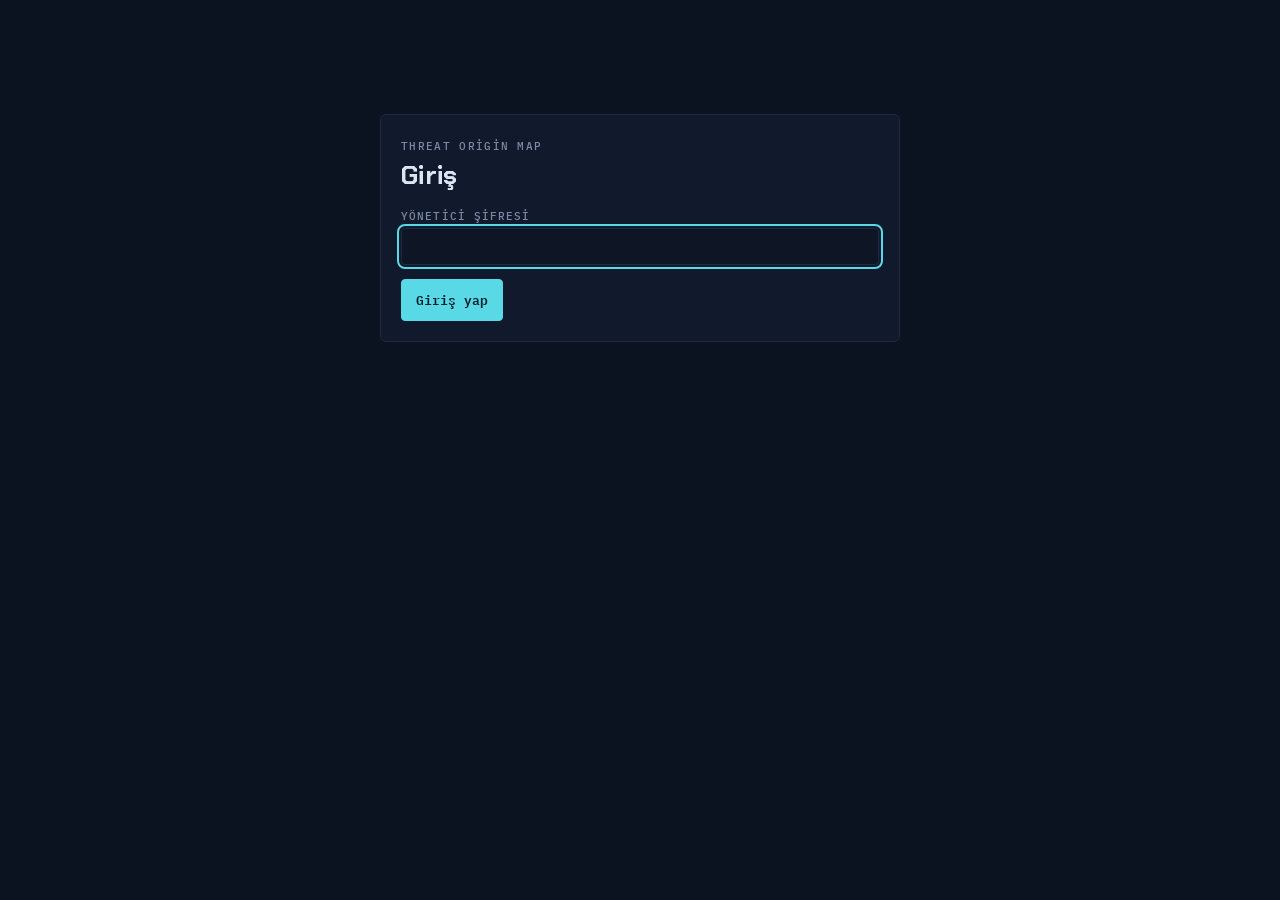
<file: static/login.html>
<!doctype html>
<html lang="tr">
<head>
<meta charset="utf-8">
<meta name="viewport" content="width=device-width,initial-scale=1,viewport-fit=cover">
<title>Giriş · Threat Origin Map</title>
<link rel="stylesheet" href="https://fonts.googleapis.com/css2?family=Chakra+Petch:wght@600;700&family=IBM+Plex+Sans:wght@400;500&family=IBM+Plex+Mono:wght@400;500&display=swap">
<link rel="stylesheet" href="ui.css">
</head>
<body>
<main class="wrap narrow" style="margin-top:10vh">
  <form class="card" id="f">
    <div>
      <span class="eyebrow">Threat Origin Map</span>
      <h1>Giriş</h1>
    </div>
    <label class="field"><span>Yönetici şifresi</span><input type="password" id="pw" autocomplete="current-password" required autofocus></label>
    <div id="err" class="msg bad" hidden></div>
    <div class="row"><button class="primary" type="submit" id="go">Giriş yap</button></div>
  </form>
</main>
<script>
document.getElementById("f").addEventListener("submit", async e=>{
  e.preventDefault();
  const err=document.getElementById("err"), go=document.getElementById("go");
  err.hidden=true; go.disabled=true;
  try{
    const r=await fetch("api/login",{method:"POST",headers:{"Content-Type":"application/json","X-Requested-With":"attackmap"},body:JSON.stringify({password:document.getElementById("pw").value})});
    const j=await r.json();
    if(!r.ok) throw new Error(j.error||"Giriş yapılamadı.");
    const next=new URLSearchParams(location.search).get("next");
    location.href = next==="/settings" ? "/settings" : "/";
  }catch(x){err.textContent=x.message;err.hidden=false;go.disabled=false}
});
</script>
</body>
</html>
</file>
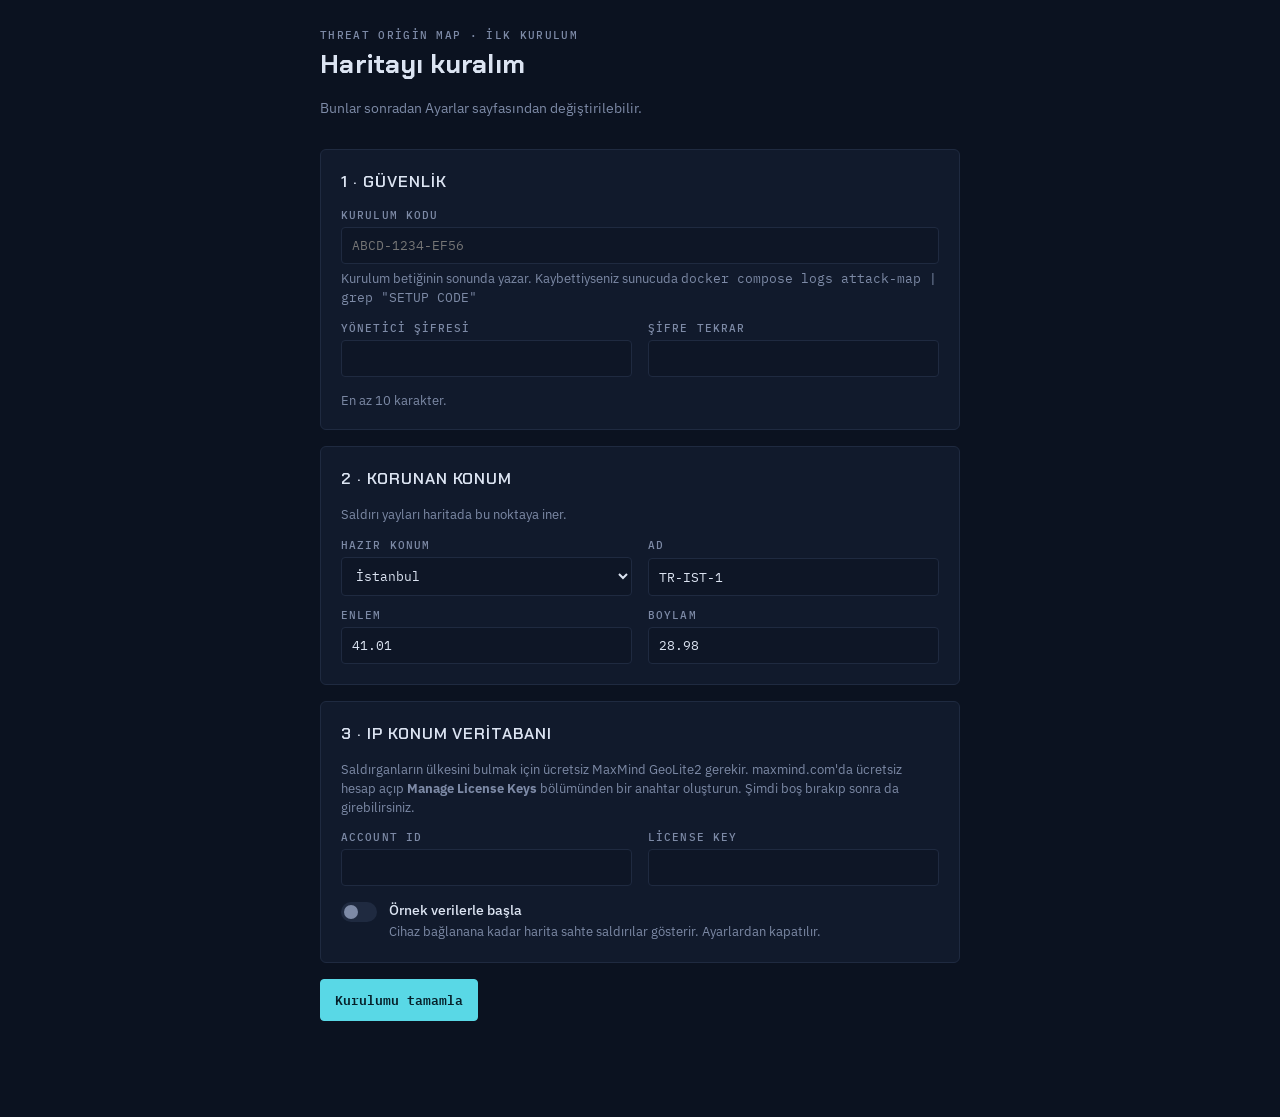
<file: static/setup.html>
<!doctype html>
<html lang="tr">
<head>
<meta charset="utf-8">
<meta name="viewport" content="width=device-width,initial-scale=1,viewport-fit=cover">
<title>Kurulum · Threat Origin Map</title>
<link rel="stylesheet" href="https://fonts.googleapis.com/css2?family=Chakra+Petch:wght@600;700&family=IBM+Plex+Sans:wght@400;500&family=IBM+Plex+Mono:wght@400;500&display=swap">
<link rel="stylesheet" href="ui.css">
</head>
<body>
<main class="wrap" style="max-width:640px">
  <div>
    <span class="eyebrow">Threat Origin Map · ilk kurulum</span>
    <h1>Haritayı kuralım</h1>
    <p class="muted">Bunlar sonradan Ayarlar sayfasından değiştirilebilir.</p>
  </div>

  <form id="f" class="stack">
    <section class="card">
      <h2>1 · Güvenlik</h2>
      <label class="field"><span>Kurulum kodu</span><input type="text" id="code" placeholder="ABCD-1234-EF56" autocomplete="off" required>
        <p class="help">Kurulum betiğinin sonunda yazar. Kaybettiyseniz sunucuda <code>docker compose logs attack-map | grep "SETUP CODE"</code></p></label>
      <div class="grid2">
        <label class="field"><span>Yönetici şifresi</span><input type="password" id="pw" autocomplete="new-password" minlength="10" required></label>
        <label class="field"><span>Şifre tekrar</span><input type="password" id="pw2" autocomplete="new-password" minlength="10" required></label>
      </div>
      <p class="help">En az 10 karakter.</p>
    </section>

    <section class="card">
      <h2>2 · Korunan konum</h2>
      <p class="help">Saldırı yayları haritada bu noktaya iner.</p>
      <div class="grid2">
        <label class="field"><span>Hazır konum</span><select id="preset"></select></label>
        <label class="field"><span>Ad</span><input type="text" id="name" maxlength="32" value="TR-IST-1"></label>
        <label class="field"><span>Enlem</span><input type="number" id="lat" step="0.0001" min="-90" max="90" value="41.01"></label>
        <label class="field"><span>Boylam</span><input type="number" id="lon" step="0.0001" min="-180" max="180" value="28.98"></label>
      </div>
    </section>

    <section class="card">
      <h2>3 · IP konum veritabanı</h2>
      <p class="help">Saldırganların ülkesini bulmak için ücretsiz MaxMind GeoLite2 gerekir. maxmind.com'da ücretsiz hesap açıp <b>Manage License Keys</b> bölümünden bir anahtar oluşturun. Şimdi boş bırakıp sonra da girebilirsiniz.</p>
      <div class="grid2">
        <label class="field"><span>Account ID</span><input type="text" id="aid" inputmode="numeric" autocomplete="off"></label>
        <label class="field"><span>License Key</span><input type="password" id="key" autocomplete="off"></label>
      </div>
      <label class="toggle"><input type="checkbox" id="demo"><i></i><span><b>Örnek verilerle başla</b><span class="help">Cihaz bağlanana kadar harita sahte saldırılar gösterir. Ayarlardan kapatılır.</span></span></label>
    </section>

    <div id="err" class="msg bad" hidden></div>
    <div class="row"><button class="primary" type="submit" id="go">Kurulumu tamamla</button></div>
  </form>
</main>
<script>
const PRESETS=[["Özel",null,null],["İstanbul",41.01,28.98],["Ankara",39.93,32.86],["İzmir",38.42,27.14],["Bursa",40.19,29.06],["Antalya",36.90,30.70],
  ["Frankfurt",50.11,8.68],["Amsterdam",52.37,4.90],["Londra",51.51,-0.13],["Paris",48.86,2.35],["Ashburn (US-East)",39.04,-77.49],["Singapur",1.35,103.82]];
const $=id=>document.getElementById(id);
$("preset").replaceChildren(...PRESETS.map((p,i)=>{const o=document.createElement("option");o.value=i;o.textContent=p[0];return o}));
$("preset").value=1;
$("preset").onchange=()=>{const p=PRESETS[$("preset").value];if(p[1]==null)return;$("lat").value=p[1];$("lon").value=p[2]};
$("f").addEventListener("submit",async e=>{
  e.preventDefault();
  const err=$("err"),go=$("go"); err.hidden=true;
  if($("pw").value!==$("pw2").value){err.textContent="Şifreler aynı değil.";err.hidden=false;return}
  go.disabled=true;
  const body={code:$("code").value,password:$("pw").value,demo:$("demo").checked,
    site:{name:$("name").value,lat:$("lat").value,lon:$("lon").value},
    geoip:{account_id:$("aid").value,license_key:$("key").value}};
  try{
    const r=await fetch("api/setup",{method:"POST",headers:{"Content-Type":"application/json","X-Requested-With":"attackmap"},body:JSON.stringify(body)});
    const j=await r.json(); if(!r.ok) throw new Error(j.error||"Kurulum tamamlanamadı.");
    location.href="/settings#devices";
  }catch(x){err.textContent=x.message;err.hidden=false;go.disabled=false}
});
</script>
</body>
</html>
</file>
<file: static/ui.css>
/* Shared look for setup, login and settings: same console palette as the map. */
:root{
  --bg:#0B1220; --panel:#111A2C; --panel2:#0E1626; --line:#1F2A40; --fg:#DCE4F2; --muted:#7D8AA6;
  --accent:#59D8E6; --warn:#F2A541; --bad:#F2545B; --ok:#5FD39A;
  --display:"Chakra Petch","Segoe UI",system-ui,sans-serif;
  --body:"IBM Plex Sans","Segoe UI",system-ui,sans-serif;
  --mono:"IBM Plex Mono",ui-monospace,Consolas,monospace;
  color-scheme:dark;
}
*,*::before,*::after{box-sizing:border-box}
html,body{margin:0}
body{background:var(--bg);color:var(--fg);font:14px/1.5 var(--body);
  padding-left:max(16px,env(safe-area-inset-left,0px));padding-right:max(16px,env(safe-area-inset-right,0px));padding-block:24px 96px}
a{color:var(--accent)}
h1,h2,h3{font-family:var(--display);letter-spacing:.01em;text-wrap:balance;margin:0}
h1{font-size:26px;font-weight:700}
h2{font-size:16px;font-weight:600;letter-spacing:.06em;text-transform:uppercase}
.eyebrow{font:500 11px var(--mono);letter-spacing:.12em;text-transform:uppercase;color:var(--muted)}
.muted{color:var(--muted)}
.small{font-size:12.5px}
.wrap{max-width:980px;margin:0 auto;display:grid;gap:16px}
.narrow{max-width:520px}
.stack{display:grid;gap:16px;min-width:0}
.card{background:var(--panel);border:1px solid var(--line);border-radius:6px;padding:20px;display:grid;gap:14px;min-width:0}
.card > header{display:flex;justify-content:space-between;align-items:baseline;gap:12px;flex-wrap:wrap}
.grid2{display:grid;grid-template-columns:repeat(auto-fit,minmax(220px,1fr));gap:12px 16px}
.field{display:grid;gap:5px;min-width:0}
.field > span{font:500 11px var(--mono);letter-spacing:.1em;text-transform:uppercase;color:var(--muted)}
.help{font-size:12.5px;color:var(--muted);margin:0}
input[type=text],input[type=password],input[type=number],select,textarea{
  font:13px var(--mono);color:var(--fg);background:var(--panel2);border:1px solid var(--line);border-radius:4px;padding:9px 10px;width:100%;min-width:0}
textarea{min-height:84px;resize:vertical}
input:focus-visible,select:focus-visible,textarea:focus-visible,button:focus-visible,.toggle input:focus-visible+i{outline:2px solid var(--accent);outline-offset:2px}
button,.btn{font:500 12.5px var(--mono);color:var(--fg);background:var(--panel2);border:1px solid var(--line);border-radius:4px;padding:9px 14px;cursor:pointer;text-decoration:none;display:inline-flex;align-items:center;gap:8px;white-space:nowrap}
button:hover,.btn:hover{border-color:var(--muted)}
button.primary{background:var(--accent);border-color:var(--accent);color:#06202A;font-weight:600}
button.primary:hover{filter:brightness(1.08)}
button:disabled{opacity:.5;cursor:not-allowed}
.row{display:flex;gap:10px;flex-wrap:wrap;align-items:center}
.toggle{display:flex;align-items:flex-start;gap:12px;cursor:pointer}
.toggle input{position:absolute;opacity:0;width:1px;height:1px}
.toggle i{flex:none;width:36px;height:20px;border-radius:10px;background:var(--line);position:relative;transition:background .15s;margin-top:2px}
.toggle i::after{content:"";position:absolute;top:3px;left:3px;width:14px;height:14px;border-radius:50%;background:var(--muted);transition:transform .15s,background .15s}
.toggle input:checked+i{background:color-mix(in srgb,var(--accent) 35%,var(--line))}
.toggle input:checked+i::after{transform:translateX(16px);background:var(--accent)}
.toggle b{font-weight:500;display:block}
.pill{display:inline-flex;align-items:center;gap:6px;font:500 11px var(--mono);letter-spacing:.08em;text-transform:uppercase;padding:3px 9px;border-radius:3px;border:1px solid var(--line);color:var(--muted)}
.pill::before{content:"";width:7px;height:7px;border-radius:50%;background:currentColor}
.pill.ok{color:var(--ok);border-color:color-mix(in srgb,var(--ok) 50%,transparent)}
.pill.warn{color:var(--warn);border-color:color-mix(in srgb,var(--warn) 50%,transparent)}
.pill.bad{color:var(--bad);border-color:color-mix(in srgb,var(--bad) 50%,transparent)}
.msg{font-size:13px;padding:10px 12px;border-radius:4px;border:1px solid var(--line);background:var(--panel2)}
.msg.bad{border-color:color-mix(in srgb,var(--bad) 55%,transparent);color:#FFC9CB}
.msg.ok{border-color:color-mix(in srgb,var(--ok) 55%,transparent);color:#C9F2DD}
.msg.warn{border-color:color-mix(in srgb,var(--warn) 55%,transparent);color:#FBE2BC}
code,pre{font-family:var(--mono);font-size:12.5px}
pre{background:var(--panel2);border:1px solid var(--line);border-radius:4px;padding:12px;overflow-x:auto;margin:0;white-space:pre}
.kv{display:grid;grid-template-columns:repeat(auto-fit,minmax(130px,1fr));gap:8px}
.kv div{background:var(--panel2);border:1px solid var(--line);border-radius:4px;padding:8px 10px}
.kv b{display:block;font:600 20px var(--display);font-variant-numeric:tabular-nums}
.kv span{font:10.5px var(--mono);letter-spacing:.1em;text-transform:uppercase;color:var(--muted)}
.tablewrap{overflow-x:auto}
table{width:100%;border-collapse:collapse;font:12.5px var(--mono);font-variant-numeric:tabular-nums}
th{text-align:left;font-weight:500;color:var(--muted);font-size:10.5px;letter-spacing:.1em;text-transform:uppercase;padding:6px 10px 6px 0}
td{padding:7px 10px 7px 0;border-top:1px solid var(--line);white-space:nowrap}
.tabs{display:flex;gap:4px;flex-wrap:wrap;border-bottom:1px solid var(--line)}
.tabs button{border:0;border-bottom:2px solid transparent;border-radius:0;background:none;padding:8px 12px;color:var(--muted)}
.tabs button[aria-selected=true]{color:var(--fg);border-bottom-color:var(--accent)}
ol.steps{margin:0;padding-left:20px;display:grid;gap:6px}
.savebar{position:fixed;left:0;right:0;bottom:0;background:color-mix(in srgb,var(--panel) 94%,transparent);border-top:1px solid var(--line);
  padding:12px max(16px,env(safe-area-inset-right,0px)) calc(12px + env(safe-area-inset-bottom,0px)) max(16px,env(safe-area-inset-left,0px));backdrop-filter:blur(6px);z-index:5}
.savebar .inner{max-width:980px;margin:0 auto;display:flex;gap:12px;align-items:center;justify-content:flex-end;flex-wrap:wrap}
.top{display:flex;justify-content:space-between;align-items:flex-end;gap:12px;flex-wrap:wrap}
nav.jump{display:flex;gap:6px;flex-wrap:wrap}
nav.jump a{font:500 11.5px var(--mono);color:var(--muted);text-decoration:none;border:1px solid var(--line);border-radius:3px;padding:4px 8px}
nav.jump a:hover{color:var(--fg);border-color:var(--muted)}
@media (prefers-reduced-motion:reduce){*{transition:none!important}}
.locrow{border:1px solid var(--line);border-radius:4px;padding:12px;background:var(--panel2)}
.locrow .wide{grid-column:1/-1}
.locrow .rm{justify-self:start;color:var(--bad)}
</file>
